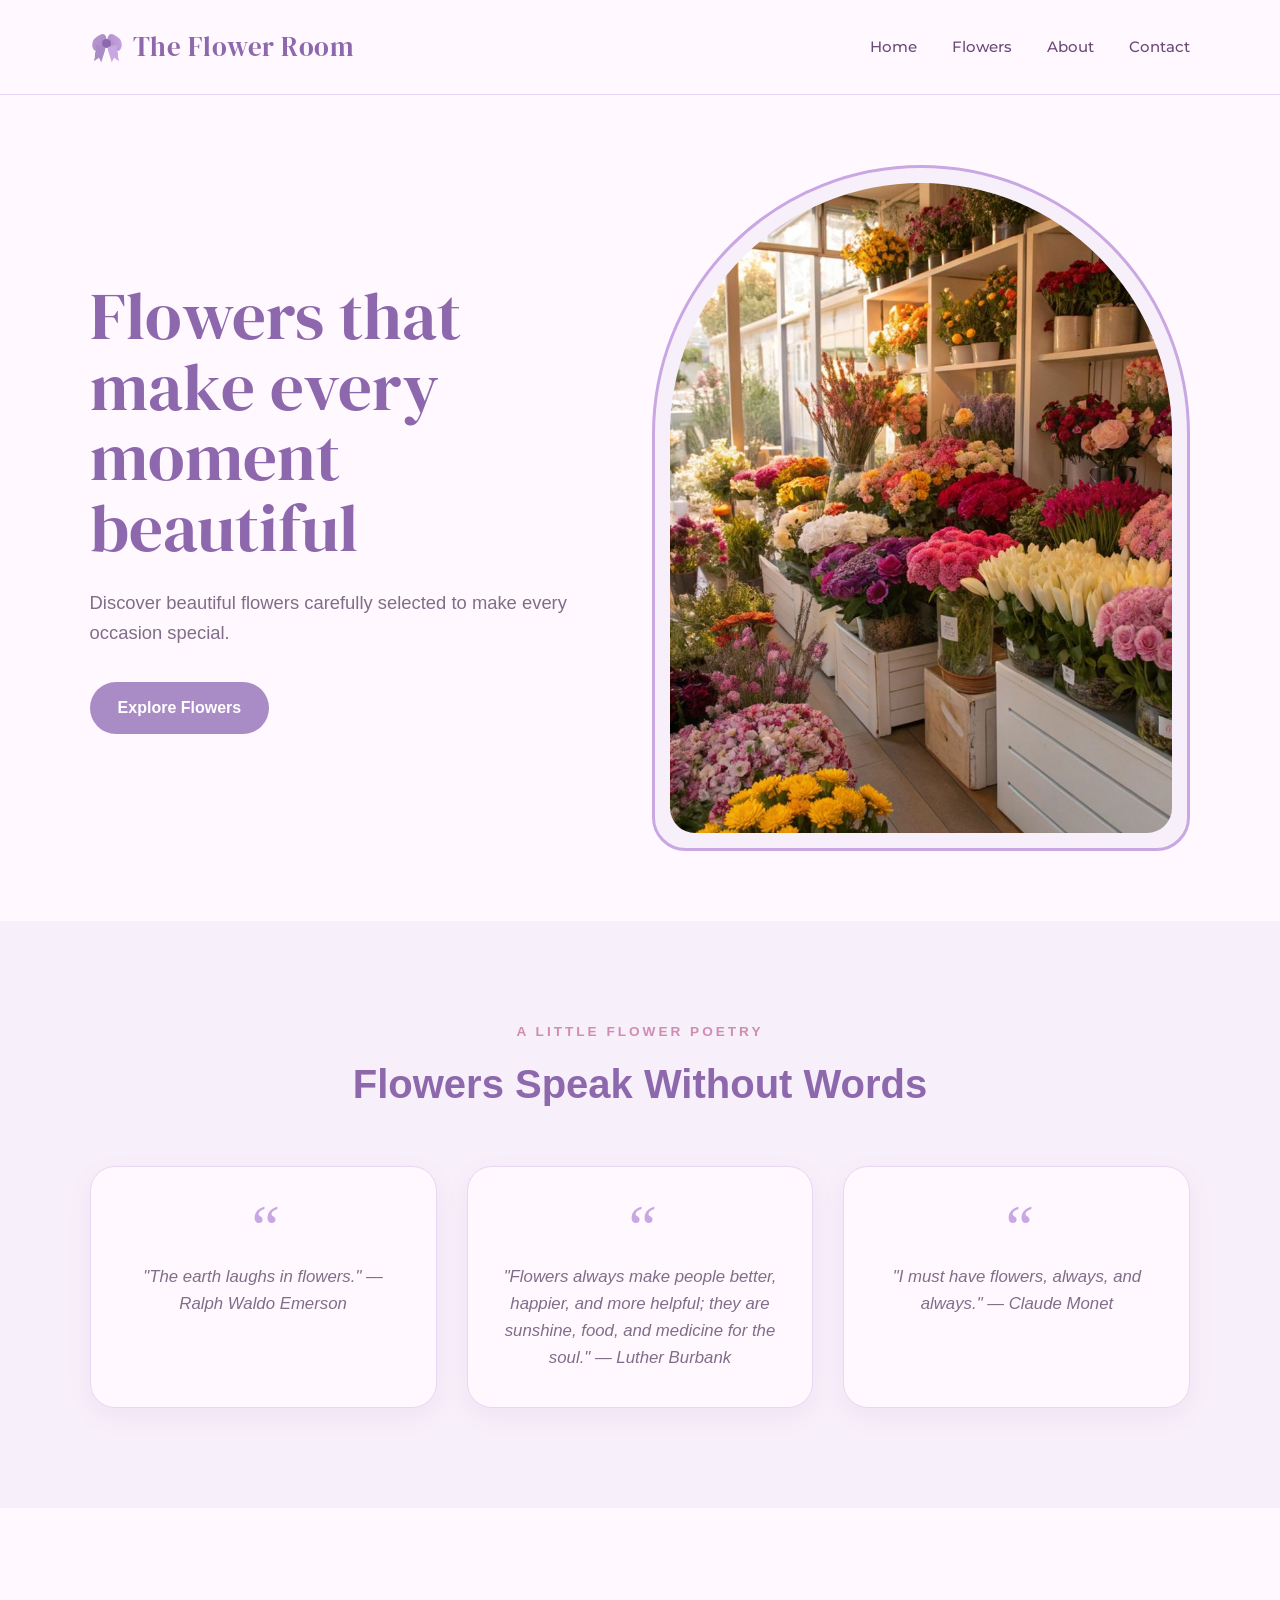
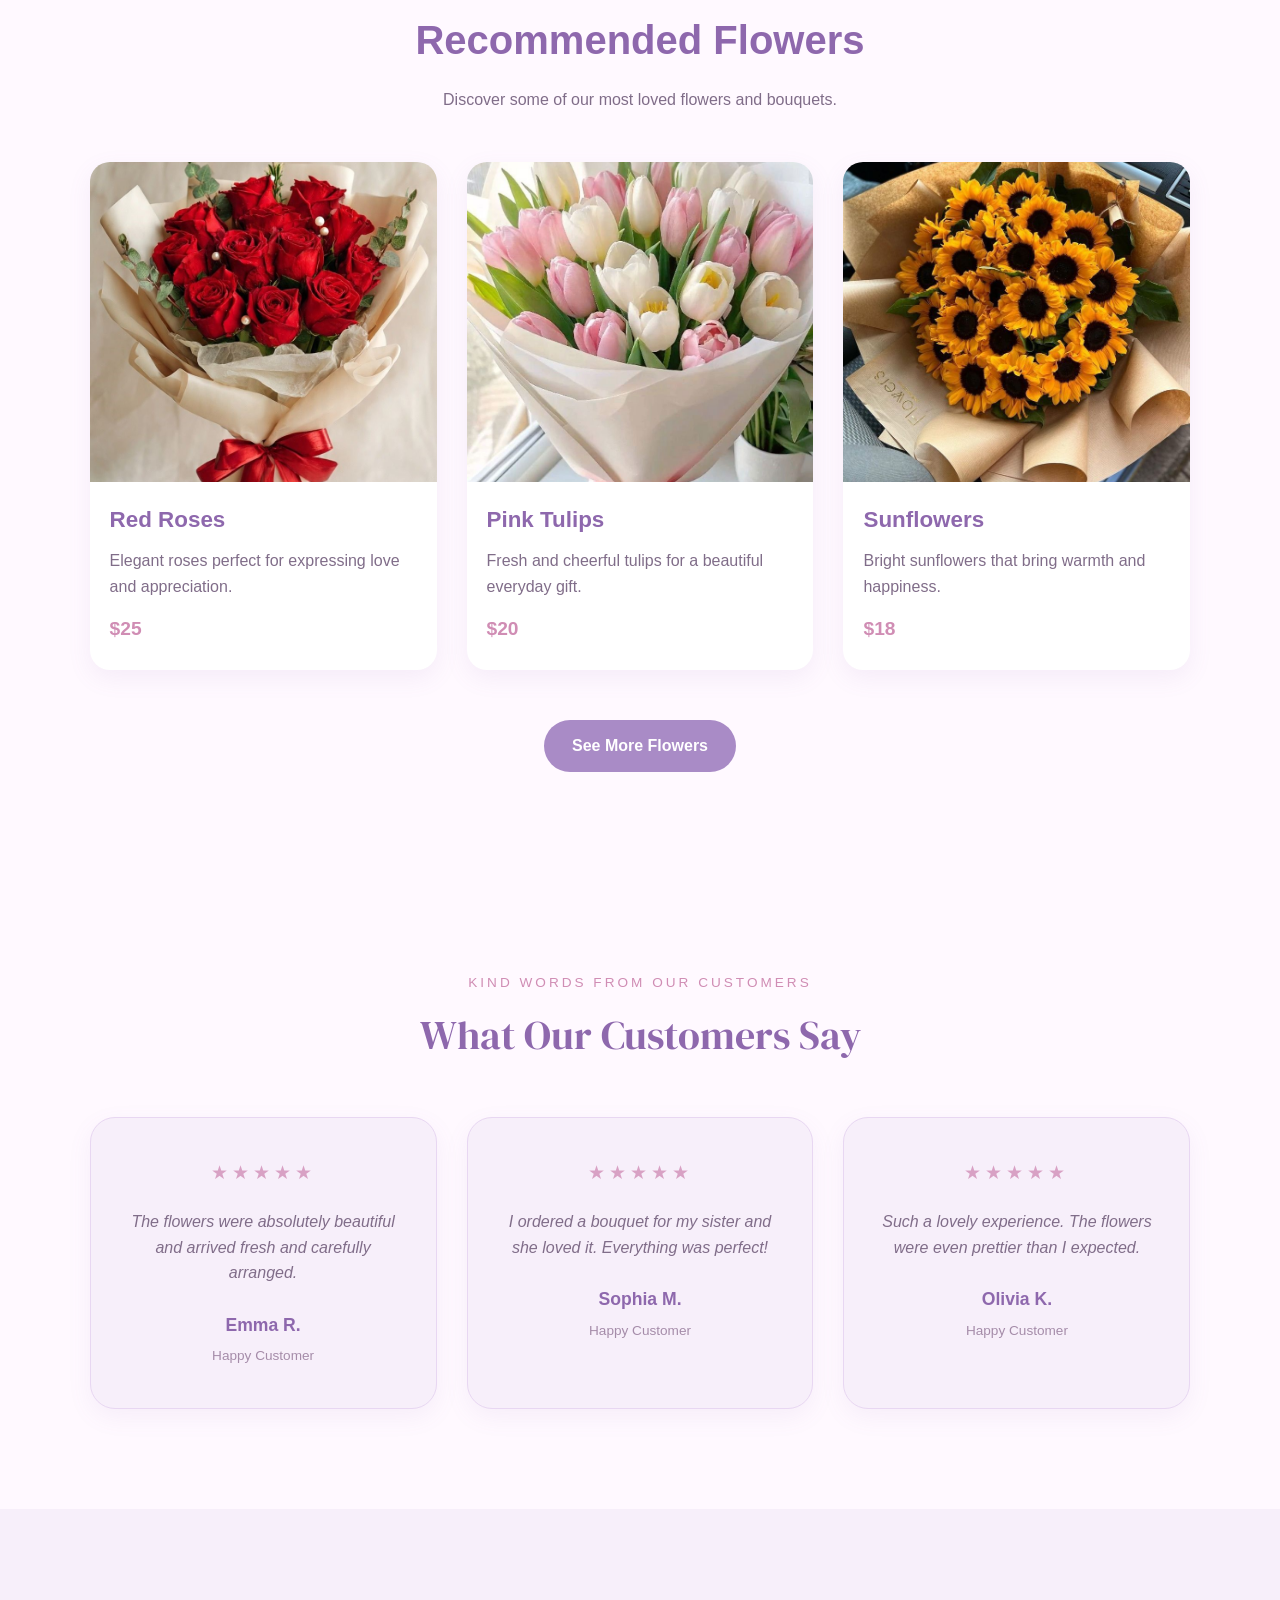
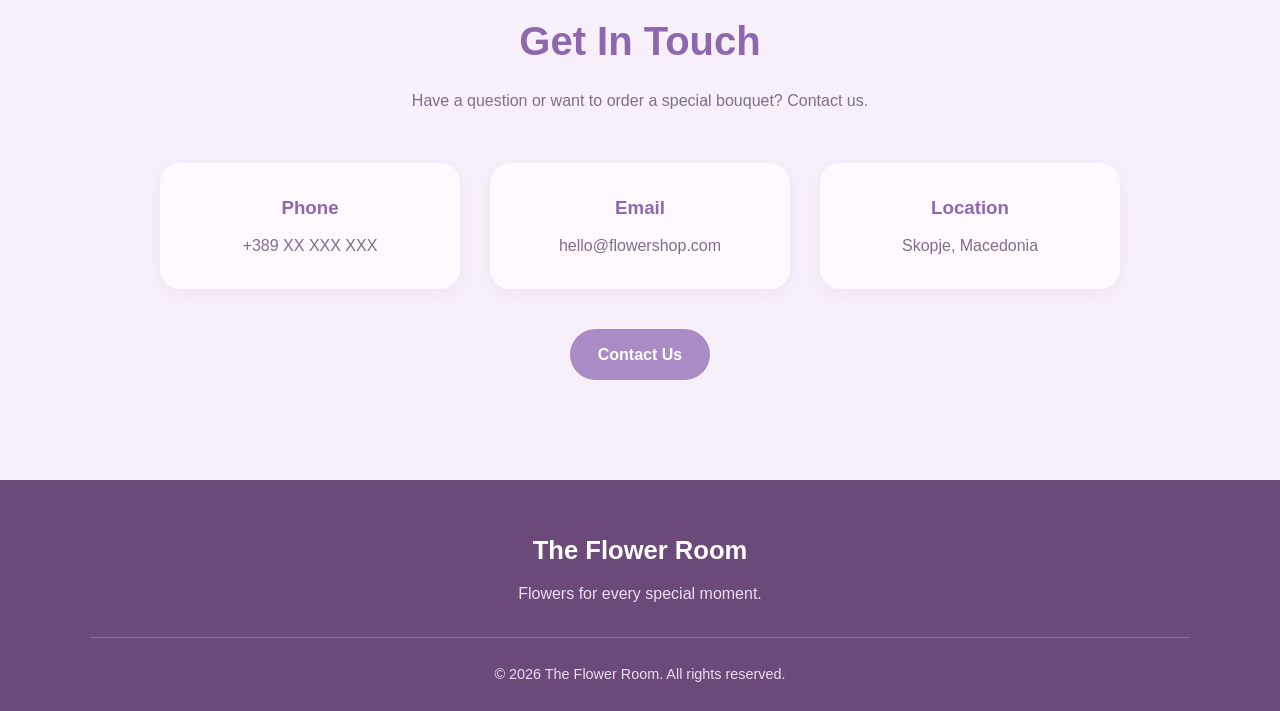
<file: index.html>
<!doctype html>
<html lang="en">
  <head>
    <meta charset="UTF-8" />
    <meta name="viewport" content="width=device-width, initial-scale=1.0" />
    <link rel="icon" type="image/png" href="./src/assets/img/logo.JPG" />
    <title>The Flower Room</title>

    <link rel="preconnect" href="https://fonts.googleapis.com" />
    <link rel="preconnect" href="https://fonts.gstatic.com" crossorigin />

    <link
      href="https://fonts.googleapis.com/css2?family=DM+Serif+Display&family=Montserrat:wght@400;500&display=swap"
      rel="stylesheet"
    />

    <link rel="stylesheet" href="./src/style.css" />
  </head>

  <body>
    <!-- Header -->
    <header>
      <nav>
        <a href="index.html" class="logo">
          <span class="ribbon">
            <span class="ribbon-center"></span>
          </span>

          <span>The Flower Room</span>
        </a>

        <button class="menu-toggle" aria-label="Open navigation menu">
        <span></span>
        <span></span>
        <span></span>
    </button>

        <ul class="menu">
          <li><a href="index.html">Home</a></li>
          <li><a href="flowers.html">Flowers</a></li>
          <li><a href="about.html">About</a></li>
          <li><a href="contact.html">Contact</a></li>
        </ul>
      </nav>
    </header>

    <main>
      <!-- Hero Section -->
      <section class="hero">
        <div class="hero-content">
          <h1>Flowers that make every moment beautiful</h1>

          <p>
            Discover beautiful flowers carefully selected to make every occasion
            special.
          </p>

          <a href="flowers.html" class="btn">Explore Flowers</a>
        </div>

        <div class="hero-image">
          <img
            src="./src/assets/img/hero-flowers.jpg"
            alt="Beautiful flower bouquet"
          />
        </div>
      </section>

      <!-- Quotes Section -->
      <section class="quotes">
        <p class="section-label">A little flower poetry</p>

        <h2>Flowers Speak Without Words</h2>

        <div class="quotes-container">
          <blockquote>
            <span class="quote-mark">“</span>
            <p>"The earth laughs in flowers." — Ralph Waldo Emerson</p>
          </blockquote>

          <blockquote>
            <span class="quote-mark">“</span>
            <p>
              "Flowers always make people better, happier, and more helpful;
              they are sunshine, food, and medicine for the soul." — Luther
              Burbank
            </p>
          </blockquote>

          <blockquote>
            <span class="quote-mark">“</span>
            <p>"I must have flowers, always, and always." — Claude Monet</p>
          </blockquote>
        </div>
      </section>

      <!-- Recommended Flowers -->
      <section class="recommended">
        <h2>Recommended Flowers</h2>

        <p>Discover some of our most loved flowers and bouquets.</p>

        <div class="flowers-container">
          <article class="flower-card">
            <img src="./src/assets/img/red-roses.jpg" alt="Red roses" />

            <h3>Red Roses</h3>

            <p>Elegant roses perfect for expressing love and appreciation.</p>

            <span>$25</span>
          </article>

          <article class="flower-card">
            <img src="./src/assets/img/tulips.jpg" alt="Pink tulips" />

            <h3>Pink Tulips</h3>

            <p>Fresh and cheerful tulips for a beautiful everyday gift.</p>

            <span>$20</span>
          </article>

          <article class="flower-card">
            <img src="./src/assets/img/sunflowers.jpg" alt="Sunflowers" />

            <h3>Sunflowers</h3>

            <p>Bright sunflowers that bring warmth and happiness.</p>

            <span>$18</span>
          </article>
        </div>

        <a href="flowers.html" class="btn">See More Flowers</a>
      </section>
      <!-- Reviews Section -->
      <section class="reviews">
        <p class="section-label">Kind words from our customers</p>

        <h2>What Our Customers Say</h2>

        <div class="reviews-container">
          <article class="review-card">
            <div class="stars">★★★★★</div>

            <p class="review-text">
              The flowers were absolutely beautiful and arrived fresh and
              carefully arranged.
            </p>

            <h3>Emma R.</h3>
            <span>Happy Customer</span>
          </article>

          <article class="review-card">
            <div class="stars">★★★★★</div>

            <p class="review-text">
              I ordered a bouquet for my sister and she loved it. Everything was
              perfect!
            </p>

            <h3>Sophia M.</h3>
            <span>Happy Customer</span>
          </article>

          <article class="review-card">
            <div class="stars">★★★★★</div>

            <p class="review-text">
              Such a lovely experience. The flowers were even prettier than I
              expected.
            </p>

            <h3>Olivia K.</h3>
            <span>Happy Customer</span>
          </article>
        </div>
      </section>
      <!-- Contact Section -->
      <section class="contact">
        <h2>Get In Touch</h2>

        <p>Have a question or want to order a special bouquet? Contact us.</p>

        <div class="contact-info">
          <div>
            <h3>Phone</h3>
            <a href="tel:+389XXXXXXXX">+389 XX XXX XXX</a>
          </div>

          <div>
            <h3>Email</h3>
            <a href="mailto:hello@flowershop.com"> hello@flowershop.com </a>
          </div>

          <div>
            <h3>Location</h3>
            <p>Skopje, Macedonia</p>
          </div>
        </div>

        <a href="contact.html" class="btn">Contact Us</a>
      </section>
    </main>

    <!-- Footer -->
    <footer>
      <div class="footer-content">
        <h2>The Flower Room</h2>

        <p>Flowers for every special moment.</p>
      </div>

      <p>&copy; 2026 The Flower Room. All rights reserved.</p>
    </footer>

    <script src="./src/app.js"></script>
  </body>
</html>
</file>
<file: src/style.css>
/* =========================
   GLOBAL STYLES
========================= */

* {
    margin: 0;
    padding: 0;
    box-sizing: border-box;
}

html {
    scroll-behavior: smooth;
}

body {
    font-family: Arial, Helvetica, sans-serif;
    background-color: #FFF9FF;
    color: #6B4A7A;
    line-height: 1.6;
}

a {
    text-decoration: none;
    color: inherit;
}

img {
    display: block;
    max-width: 100%;
}

main {
    width: 100%;
}


/* =========================
   HEADER
========================= */

header {
    background-color: #FFF9FF;
    padding: 25px 7%;
    border-bottom: 1px solid #E8D7F2;
}

nav {
    display: flex;
    justify-content: space-between;
    align-items: center;
}

.logo {
    display: flex;
    align-items: center;
    gap: 9px;

    color: #8E68AD;
    font-family: "DM Serif Display", serif;
    font-size: 1.7rem;
    font-weight: 400;
    letter-spacing: 0.5px;

    transition: color 0.3s ease;
}

.logo:hover {
    color: #A98BC6;
}

.ribbon {
    position: relative;
    width: 34px;
    height: 32px;
    display: inline-block;
}

/* Left loop */
.ribbon::before {
    content: "";
    position: absolute;
    width: 17px;
    height: 13px;
    left: 1px;
    top: 5px;
    background: linear-gradient(135deg, #B996D2, #A98BC6);
    border-radius: 10px 4px 10px 4px;
    transform: rotate(-28deg);
}

/* Right loop */
.ribbon::after {
    content: "";
    position: absolute;
    width: 17px;
    height: 13px;
    right: 1px;
    top: 5px;
    background: linear-gradient(225deg, #C9A7E2, #A98BC6);
    border-radius: 4px 10px 4px 10px;
    transform: rotate(28deg);
}

/* Center knot */
.ribbon-center {
    position: absolute;
    width: 9px;
    height: 9px;
    background-color: #8E68AD;
    border-radius: 50%;
    top: 8px;
    left: 12px;
    z-index: 2;
}

/* Left ribbon tail */
.ribbon-center::before {
    content: "";
    position: absolute;
    width: 10px;
    height: 17px;
    background-color: #A98BC6;
    left: -7px;
    top: 6px;
    clip-path: polygon(0 0, 100% 10%, 75% 100%, 45% 75%, 0 100%);
    transform: rotate(8deg);
}

/* Right ribbon tail */
.ribbon-center::after {
    content: "";
    position: absolute;
    width: 10px;
    height: 17px;
    background-color: #C9A7E2;
    right: -7px;
    top: 6px;
    clip-path: polygon(0 10%, 100% 0, 100% 100%, 55% 75%, 25% 100%);
    transform: rotate(-8deg);
}

.menu {
    display: flex;
    gap: 35px;
    list-style: none;
}

.menu a {
    font-family: "Montserrat", sans-serif;
    font-size: 0.95rem;
    font-weight: 500;
    color: #6B4A7A;
}

.menu a:hover {
    color: #A98BC6;
}


/* =========================
   HERO
========================= */

.hero {
    min-height: 80vh;
    padding: 70px 7%;
    display: flex;
    align-items: center;
    justify-content: space-between;
    gap: 60px;
}

.hero-content {
    flex: 1;
    max-width: 550px;
}

.hero-content h1 {
    font-family: "DM Serif Display", serif;
    font-size: 4.2rem;
    line-height: 1.05;
    font-weight: 400;
    color: #8E68AD;
    margin-bottom: 25px;
}

.hero-content p {
    font-size: 1.15rem;
    color: #806D89;
    margin-bottom: 35px;
    max-width: 480px;
}

.btn {
    display: inline-block;
    padding: 13px 28px;
    background-color: #A98BC6;
    color: #FFFFFF;
    border-radius: 30px;
    font-weight: bold;
    transition: all 0.3s ease;
}

.btn:hover {
    background-color: #8E68AD;
    transform: translateY(-2px);
}

.hero-image {
    flex: 1;
    display: flex;
    justify-content: center;
    padding: 15px;
    border: 3px solid #C9A7E2;
    border-radius: 320px 320px 40px 40px;
    background-color: #F7EFFA;
}

.hero-image img {
    width: 100%;
    max-width: 550px;
    height: 650px;
    object-fit: cover;
    border-radius: 300px 300px 30px 30px;
}


/* =========================
   QUOTES
========================= */

.quotes {
    padding: 100px 7%;
    text-align: center;
    background-color: #F7EFFA;
}

.quotes h2 {
    font-size: 2.5rem;
    color: #8E68AD;
    margin-bottom: 50px;
}

.quotes-container {
    display: flex;
    justify-content: center;
    gap: 30px;
}

.quotes blockquote {
    flex: 1;
    max-width: 350px;
    padding: 35px 25px;
    background-color: #FFF9FF;
    border-radius: 20px;
    color: #806D89;
    font-style: italic;
    box-shadow: 0 5px 20px rgba(142, 104, 173, 0.08);
}

.quotes blockquote p {
    font-size: 1.05rem;
}


.section-label {
    color: #D08DB4;
    font-size: 0.85rem;
    font-weight: bold;
    text-transform: uppercase;
    letter-spacing: 3px;
    margin-bottom: 10px;
}

.quotes-container {
    display: flex;
    justify-content: center;
    gap: 30px;
}

.quotes blockquote {
    position: relative;
    flex: 1;
    max-width: 350px;
    padding: 45px 30px 35px;
    background-color: #FFF9FF;
    border-radius: 25px;
    color: #806D89;
    font-style: italic;
    box-shadow: 0 8px 25px rgba(142, 104, 173, 0.08);
    border: 1px solid #E8D7F2;
}

.quote-mark {
    display: block;
    color: #C9A7E2;
    font-family: Georgia, serif;
    font-size: 4rem;
    line-height: 0.5;
    margin-bottom: 20px;
}

/* =========================
   RECOMMENDED FLOWERS
========================= */

.recommended {
    padding: 100px 7%;
    text-align: center;
    background-color: #FFF9FF;
}

.recommended h2 {
    font-size: 2.5rem;
    color: #8E68AD;
    margin-bottom: 15px;
}

.recommended > p {
    color: #806D89;
    margin-bottom: 50px;
}

.flowers-container {
    display: flex;
    justify-content: center;
    gap: 30px;
    margin-bottom: 50px;
}

.flower-card {
    flex: 1;
    max-width: 350px;
    background-color: #FFFFFF;
    border-radius: 20px;
    overflow: hidden;
    text-align: left;
    box-shadow: 0 8px 25px rgba(142, 104, 173, 0.09);
    transition: transform 0.3s ease, box-shadow 0.3s ease;
}

.flower-card:hover {
    transform: translateY(-8px);
    box-shadow: 0 15px 30px rgba(142, 104, 173, 0.16);
}

.flower-card img {
    width: 100%;
    height: 320px;
    object-fit: cover;
}

.flower-card h3 {
    margin: 20px 20px 10px;
    color: #8E68AD;
    font-size: 1.4rem;
}

.flower-card p {
    margin: 0 20px 15px;
    color: #806D89;
}

.flower-card span {
    display: block;
    margin: 0 20px 25px;
    color: #D08DB4;
    font-size: 1.2rem;
    font-weight: bold;
}

/* =========================
   REVIEWS
========================= */

.reviews {
    padding: 100px 7%;
    text-align: center;
    background-color: #FFF9FF;
}

.reviews .section-label {
    color: #D08DB4;
    font-size: 0.85rem;
    font-weight: 500;
    text-transform: uppercase;
    letter-spacing: 3px;
    margin-bottom: 10px;
}

.reviews h2 {
    font-family: "DM Serif Display", serif;
    font-size: 2.5rem;
    font-weight: 400;
    color: #8E68AD;
    margin-bottom: 50px;
}

.reviews-container {
    display: flex;
    justify-content: center;
    gap: 30px;
}

.review-card {
    flex: 1;
    max-width: 350px;
    padding: 40px 30px;
    background-color: #F7EFFA;
    border: 1px solid #E8D7F2;
    border-radius: 25px;
    box-shadow: 0 8px 25px rgba(142, 104, 173, 0.08);
    transition: transform 0.3s ease, box-shadow 0.3s ease;
}

.review-card:hover {
    transform: translateY(-6px);
    box-shadow: 0 15px 30px rgba(142, 104, 173, 0.13);
}

.stars {
    color: #D8A1C4;
    font-size: 1.2rem;
    letter-spacing: 4px;
    margin-bottom: 20px;
}

.review-text {
    color: #806D89;
    font-style: italic;
    margin-bottom: 25px;
}

.review-card h3 {
    color: #8E68AD;
    font-size: 1.1rem;
    margin-bottom: 3px;
}

.review-card span {
    color: #A58CA9;
    font-size: 0.85rem;
}


/* =========================
   CONTACT
========================= */

.contact {
    padding: 100px 7%;
    text-align: center;
    background-color: #F7EFFA;
}

.contact h2 {
    font-size: 2.5rem;
    color: #8E68AD;
    margin-bottom: 15px;
}

.contact > p {
    color: #806D89;
    margin-bottom: 50px;
}

.contact-info {
    display: flex;
    justify-content: center;
    gap: 30px;
    margin-bottom: 40px;
}

.contact-info > div {
    flex: 1;
    max-width: 300px;
    padding: 30px;
    background-color: #FFF9FF;
    border-radius: 20px;
    box-shadow: 0 5px 20px rgba(142, 104, 173, 0.07);
}

.contact-info h3 {
    margin-bottom: 10px;
    color: #8E68AD;
}

.contact-info p,
.contact-info a {
    color: #806D89;
}

.contact-info a:hover {
    color: #D08DB4;
}


/* =========================
   FOOTER
========================= */

footer {
    padding: 50px 7% 25px;
    text-align: center;
    background-color: #6B4A7A;
    color: #FFFFFF;
}

.footer-content h2 {
    margin-bottom: 10px;
    font-size: 1.6rem;
}

.footer-content p {
    color: #EBDDF1;
    margin-bottom: 30px;
}

footer > p {
    padding-top: 25px;
    border-top: 1px solid rgba(255, 255, 255, 0.2);
    color: #EBDDF1;
    font-size: 0.9rem;
}


/* =========================
   RESPONSIVE DESIGN
========================= */

@media (max-width: 900px) {

    .hero {
        flex-direction: column;
        text-align: center;
        padding-top: 50px;
    }

    .hero-content {
        max-width: 700px;
    }

    .hero-content p {
        margin-left: auto;
        margin-right: auto;
    }

    .hero-content h1 {
        font-size: 3rem;
    }

    .hero-image img {
        height: 500px;
    }

    .quotes-container,
    .flowers-container,
    .contact-info {
        flex-wrap: wrap;
    }

    .flower-card {
        min-width: 280px;
    }

    .reviews-container {
        flex-wrap: wrap;
    }

    .review-card {
        min-width: 280px;
    }
}


@media (max-width: 600px) {

    header {
        padding: 20px 5%;
    }

    nav {
        flex-direction: column;
        gap: 20px;
    }

    .menu {
        gap: 18px;
        flex-wrap: wrap;
        justify-content: center;
    }

    .menu a {
        font-size: 0.9rem;
    }

    .hero {
        padding: 50px 5%;
    }

    .hero-content h1 {
        font-size: 2.4rem;
    }

    .hero-content p {
        font-size: 1rem;
    }

    .hero-image img {
        height: 400px;
        border-radius: 200px 200px 20px 20px;
    }

    .quotes,
    .recommended,
    .contact {
        padding: 70px 5%;
    }

    .quotes h2,
    .recommended h2,
    .contact h2 {
        font-size: 2rem;
    }

    .quotes-container,
    .flowers-container,
    .contact-info {
        flex-direction: column;
        align-items: center;
    }

    .quotes blockquote,
    .flower-card,
    .contact-info > div {
        max-width: 100%;
        width: 100%;
    }

    .flower-card img {
        height: 280px;
    }

    .reviews {
        padding: 70px 5%;
    }

    .reviews h2 {
        font-size: 2rem;
    }

    .reviews-container {
        flex-direction: column;
        align-items: center;
    }

    .review-card {
        width: 100%;
        max-width: 100%;
    }
}

.menu-toggle {
    display: none;
    flex-direction: column;
    justify-content: center;
    gap: 5px;

    width: 42px;
    height: 42px;

    padding: 8px;
    border: 1px solid #D8B8E8;
    border-radius: 50%;
    background-color: #F7EFFA;

    cursor: pointer;
}

.menu-toggle span {
    display: block;
    width: 20px;
    height: 2px;
    margin: 0 auto;

    background-color: #8E68AD;
    border-radius: 10px;

    transition: all 0.3s ease;
}

@media (max-width: 600px) {

    header {
        padding: 18px 5%;
    }

    nav {
        position: relative;
    }

    .menu-toggle {
        display: flex;
    }

    .menu {
        display: none;

        position: absolute;
        top: 55px;
        right: 0;

        flex-direction: column;
        gap: 0;

        width: 190px;
        padding: 10px;

        background-color: #FFF9FF;
        border: 1px solid #E8D7F2;
        border-radius: 18px;

        box-shadow: 0 10px 30px rgba(142, 104, 173, 0.15);

        z-index: 100;
    }

    .menu.active {
        display: flex;
    }

    .menu li {
        width: 100%;
    }

    .menu a {
        display: block;
        padding: 12px 15px;
        font-size: 0.95rem;
        border-radius: 12px;
    }

    .menu a:hover {
        background-color: #F7EFFA;
        color: #8E68AD;
    }

    /* Rest of your mobile styles */
    
    .hero {
        padding: 50px 5%;
    }

    .hero-content h1 {
        font-size: 2.4rem;
    }

    .hero-content p {
        font-size: 1rem;
    }

    .hero-image img {
        height: 400px;
        border-radius: 200px 200px 20px 20px;
    }

    .quotes,
    .recommended,
    .reviews,
    .contact {
        padding: 70px 5%;
    }

    .quotes h2,
    .recommended h2,
    .reviews h2,
    .contact h2 {
        font-size: 2rem;
    }

    .quotes-container,
    .flowers-container,
    .reviews-container,
    .contact-info {
        flex-direction: column;
        align-items: center;
    }

    .quotes blockquote,
    .flower-card,
    .review-card,
    .contact-info > div {
        max-width: 100%;
        width: 100%;
    }

    .flower-card img {
        height: 280px;
    }
}

/* =========================
   PAGE HEADER (Flowers, About, Contact)
========================= */
 
.page-header {
    padding: 80px 7% 50px;
    text-align: center;
    background-color: #F7EFFA;
}
 
.page-header h1 {
    font-family: "DM Serif Display", serif;
    font-size: 3rem;
    font-weight: 400;
    color: #8E68AD;
    margin-bottom: 15px;
}
 
.page-header p {
    color: #806D89;
    max-width: 550px;
    margin: 0 auto;
}
 
 
/* =========================
   PRODUCTS / FILTERS
========================= */
 
.products {
    padding: 70px 7% 100px;
    background-color: #FFF9FF;
}
 
.filters {
    display: flex;
    justify-content: center;
    flex-wrap: wrap;
    gap: 12px;
    margin-bottom: 55px;
}
 
.filter-btn {
    padding: 10px 22px;
    background-color: transparent;
    border: 1px solid #D8B8E8;
    border-radius: 30px;
    color: #8E68AD;
    font-family: "Montserrat", sans-serif;
    font-size: 0.9rem;
    font-weight: 500;
    cursor: pointer;
    transition: all 0.3s ease;
}
 
.filter-btn:hover {
    background-color: #F7EFFA;
}
 
.filter-btn.active {
    background-color: #A98BC6;
    border-color: #A98BC6;
    color: #FFFFFF;
}
 
.products-grid {
    display: grid;
    grid-template-columns: repeat(auto-fill, minmax(260px, 1fr));
    gap: 30px;
}
 
.products-grid .flower-card {
    max-width: none;
    display: flex;
    flex-direction: column;
}
 
.products-grid .flower-card img {
    height: 260px;
}
 
.products-grid .flower-card p {
    flex-grow: 1;
}
 
.card-footer {
    display: flex;
    align-items: center;
    justify-content: space-between;
    margin: 0 20px 20px;
    gap: 10px;
}
 
.card-footer span {
    color: #D08DB4;
    font-size: 1.15rem;
    font-weight: bold;
}
 
.btn-small {
    padding: 9px 20px;
    font-size: 0.85rem;
}
 
.no-results {
    text-align: center;
    color: #806D89;
    padding: 40px 0;
}
 
 
/* =========================
   FOCUS STATES (accessibility)
========================= */
 
.menu a:focus-visible,
.logo:focus-visible,
.btn:focus-visible,
.filter-btn:focus-visible,
.menu-toggle:focus-visible {
    outline: 2px solid #8E68AD;
    outline-offset: 3px;
}
 
 
/* =========================
   RESPONSIVE — PRODUCTS PAGE
========================= */
 
@media (max-width: 600px) {
    .page-header {
        padding: 60px 5% 40px;
    }
 
    .page-header h1 {
        font-size: 2.2rem;
    }
 
    .products {
        padding: 50px 5% 70px;
    }
 
    .products-grid {
        grid-template-columns: 1fr;
    }
 
    .filters {
        gap: 8px;
    }
 
    .filter-btn {
        padding: 8px 16px;
        font-size: 0.85rem;
    }
}
 



/* =========================
   CART ICON (nav)
========================= */
 
.cart-icon {
    position: relative;
    display: flex;
    align-items: center;
    justify-content: center;
    font-size: 1.3rem;
    line-height: 1;
    margin-left: 10px;
}
 
.cart-count {
    position: absolute;
    top: -8px;
    right: -10px;
    min-width: 18px;
    height: 18px;
    padding: 0 4px;
    display: flex;
    align-items: center;
    justify-content: center;
    background-color: #D08DB4;
    color: #FFFFFF;
    font-family: "Montserrat", sans-serif;
    font-size: 0.7rem;
    font-weight: bold;
    border-radius: 50%;
}
 
.cart-icon.active {
    color: #8E68AD;
}
 
 
/* =========================
   CART PAGE
========================= */
 
.cart-page {
    padding: 60px 7% 100px;
    background-color: #FFF9FF;
}
 
.cart-empty {
    text-align: center;
    color: #806D89;
    font-size: 1.1rem;
    padding: 40px 0;
}
 
.cart-empty a {
    color: #8E68AD;
    font-weight: bold;
    text-decoration: underline;
}
 
.cart-list {
    max-width: 800px;
    margin: 0 auto 40px;
    display: flex;
    flex-direction: column;
    gap: 18px;
}
 
.cart-item {
    display: grid;
    grid-template-columns: 80px 1fr auto auto auto;
    align-items: center;
    gap: 18px;
    padding: 15px;
    background-color: #FFFFFF;
    border: 1px solid #E8D7F2;
    border-radius: 16px;
}
 
.cart-item img {
    width: 80px;
    height: 80px;
    object-fit: cover;
    border-radius: 10px;
}
 
.cart-item-info h3 {
    color: #8E68AD;
    font-size: 1.05rem;
    margin-bottom: 4px;
}
 
.cart-item-info span {
    color: #806D89;
    font-size: 0.9rem;
}
 
.cart-item-qty {
    display: flex;
    align-items: center;
    gap: 10px;
}
 
.qty-btn {
    width: 26px;
    height: 26px;
    border: 1px solid #D8B8E8;
    border-radius: 50%;
    background-color: #F7EFFA;
    color: #8E68AD;
    font-size: 1rem;
    cursor: pointer;
    transition: background-color 0.2s ease;
}
 
.qty-btn:hover {
    background-color: #E8D7F2;
}
 
.cart-item-total {
    color: #D08DB4;
    font-weight: bold;
    min-width: 60px;
    text-align: right;
}
 
.cart-remove {
    background: none;
    border: none;
    color: #C9A7E2;
    font-size: 1.1rem;
    cursor: pointer;
    transition: color 0.2s ease;
}
 
.cart-remove:hover {
    color: #D08DB4;
}
 
.cart-summary {
    max-width: 400px;
    margin: 0 auto;
    padding: 30px;
    background-color: #F7EFFA;
    border-radius: 20px;
    text-align: center;
}
 
.cart-summary-row {
    display: flex;
    justify-content: space-between;
    font-size: 1.2rem;
    font-weight: bold;
    color: #8E68AD;
    margin-bottom: 15px;
}
 
.cart-note {
    color: #806D89;
    font-size: 0.85rem;
    margin-bottom: 20px;
}
 
.checkout-btn {
    border: none;
    width: 100%;
    font-size: 1rem;
    cursor: pointer;
}
 
 
/* =========================
   RESPONSIVE — CART PAGE
========================= */
 
@media (max-width: 600px) {
    .cart-page {
        padding: 40px 5% 70px;
    }
 
    .cart-item {
        grid-template-columns: 60px 1fr;
        grid-template-areas:
            "image info"
            "image qty"
            "image total";
        row-gap: 8px;
    }
 
    .cart-item img {
        grid-area: image;
        width: 60px;
        height: 60px;
    }
 
    .cart-item-info {
        grid-area: info;
    }
 
    .cart-item-qty {
        grid-area: qty;
    }
 
    .cart-item-total {
        grid-area: total;
        text-align: left;
    }
 
    .cart-remove {
        position: absolute;
        top: 10px;
        right: 10px;
    }
 
    .cart-item {
        position: relative;
    }
}
</file>
